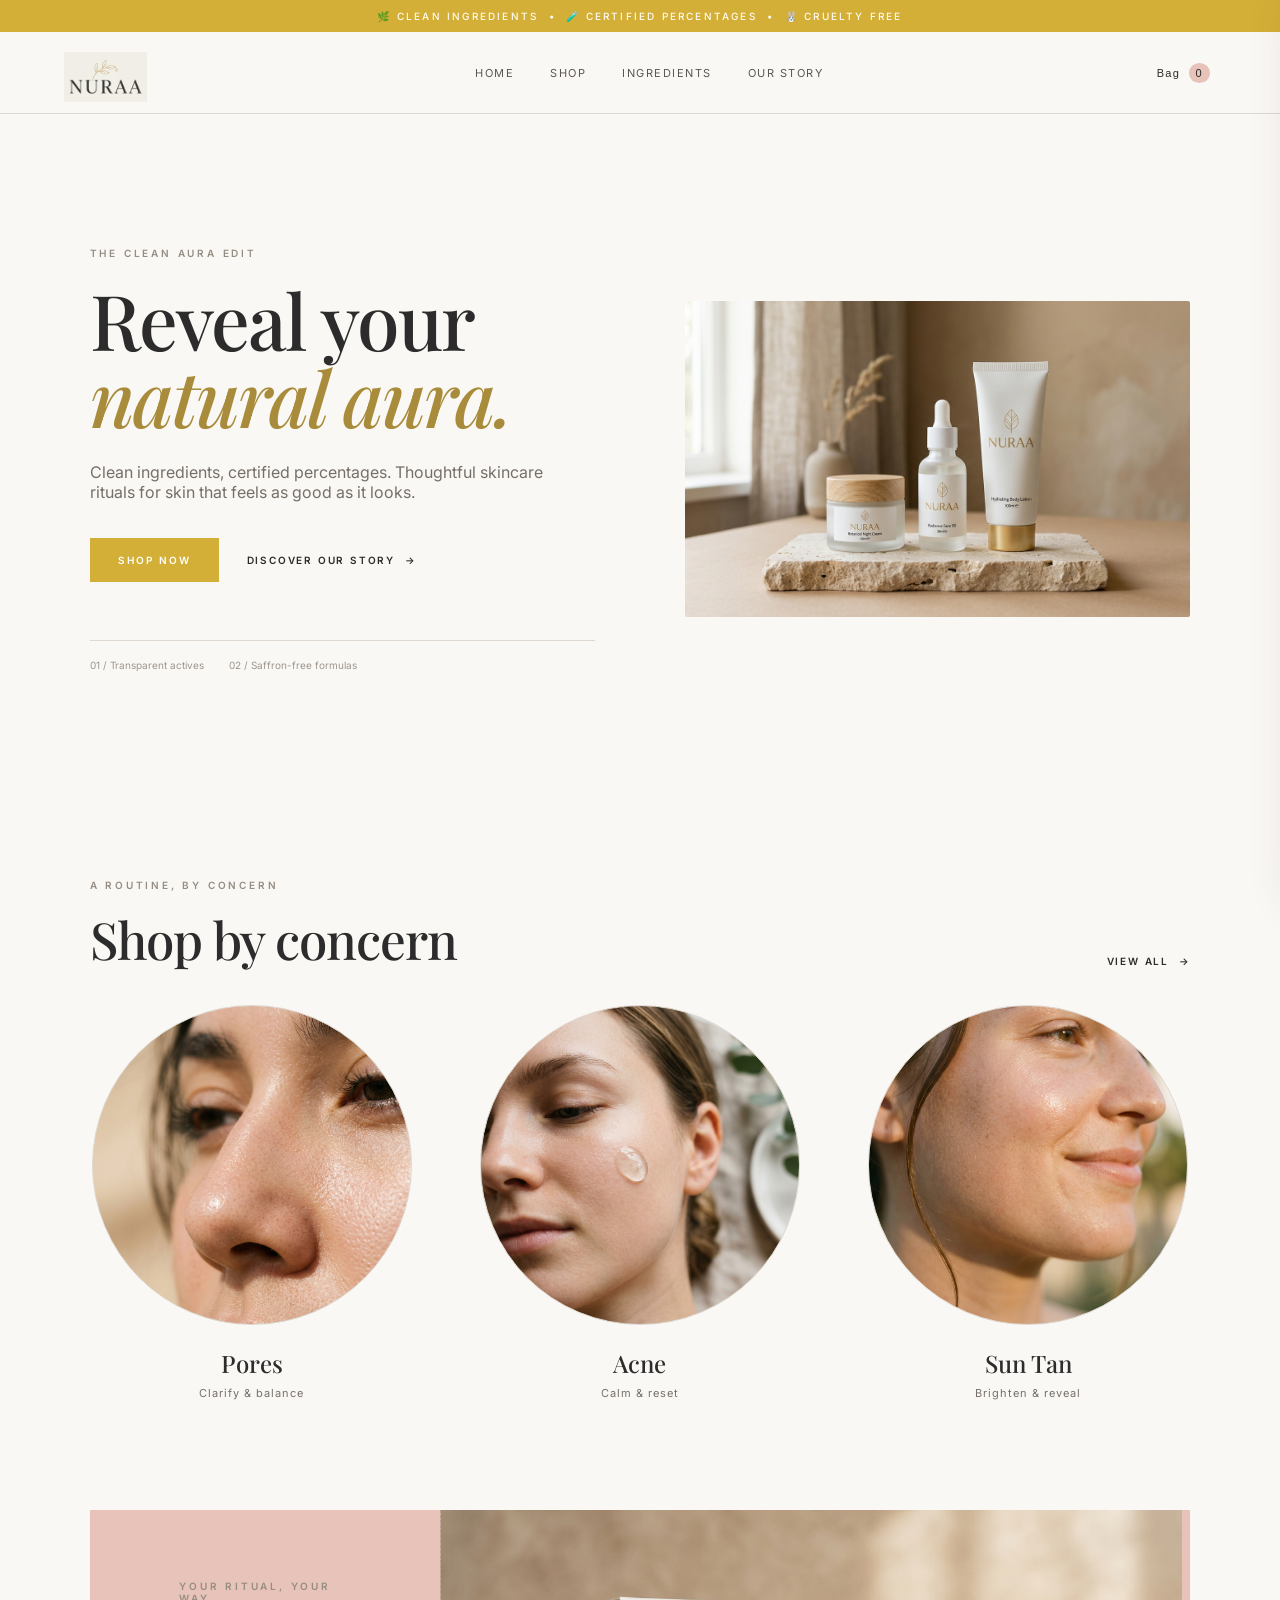
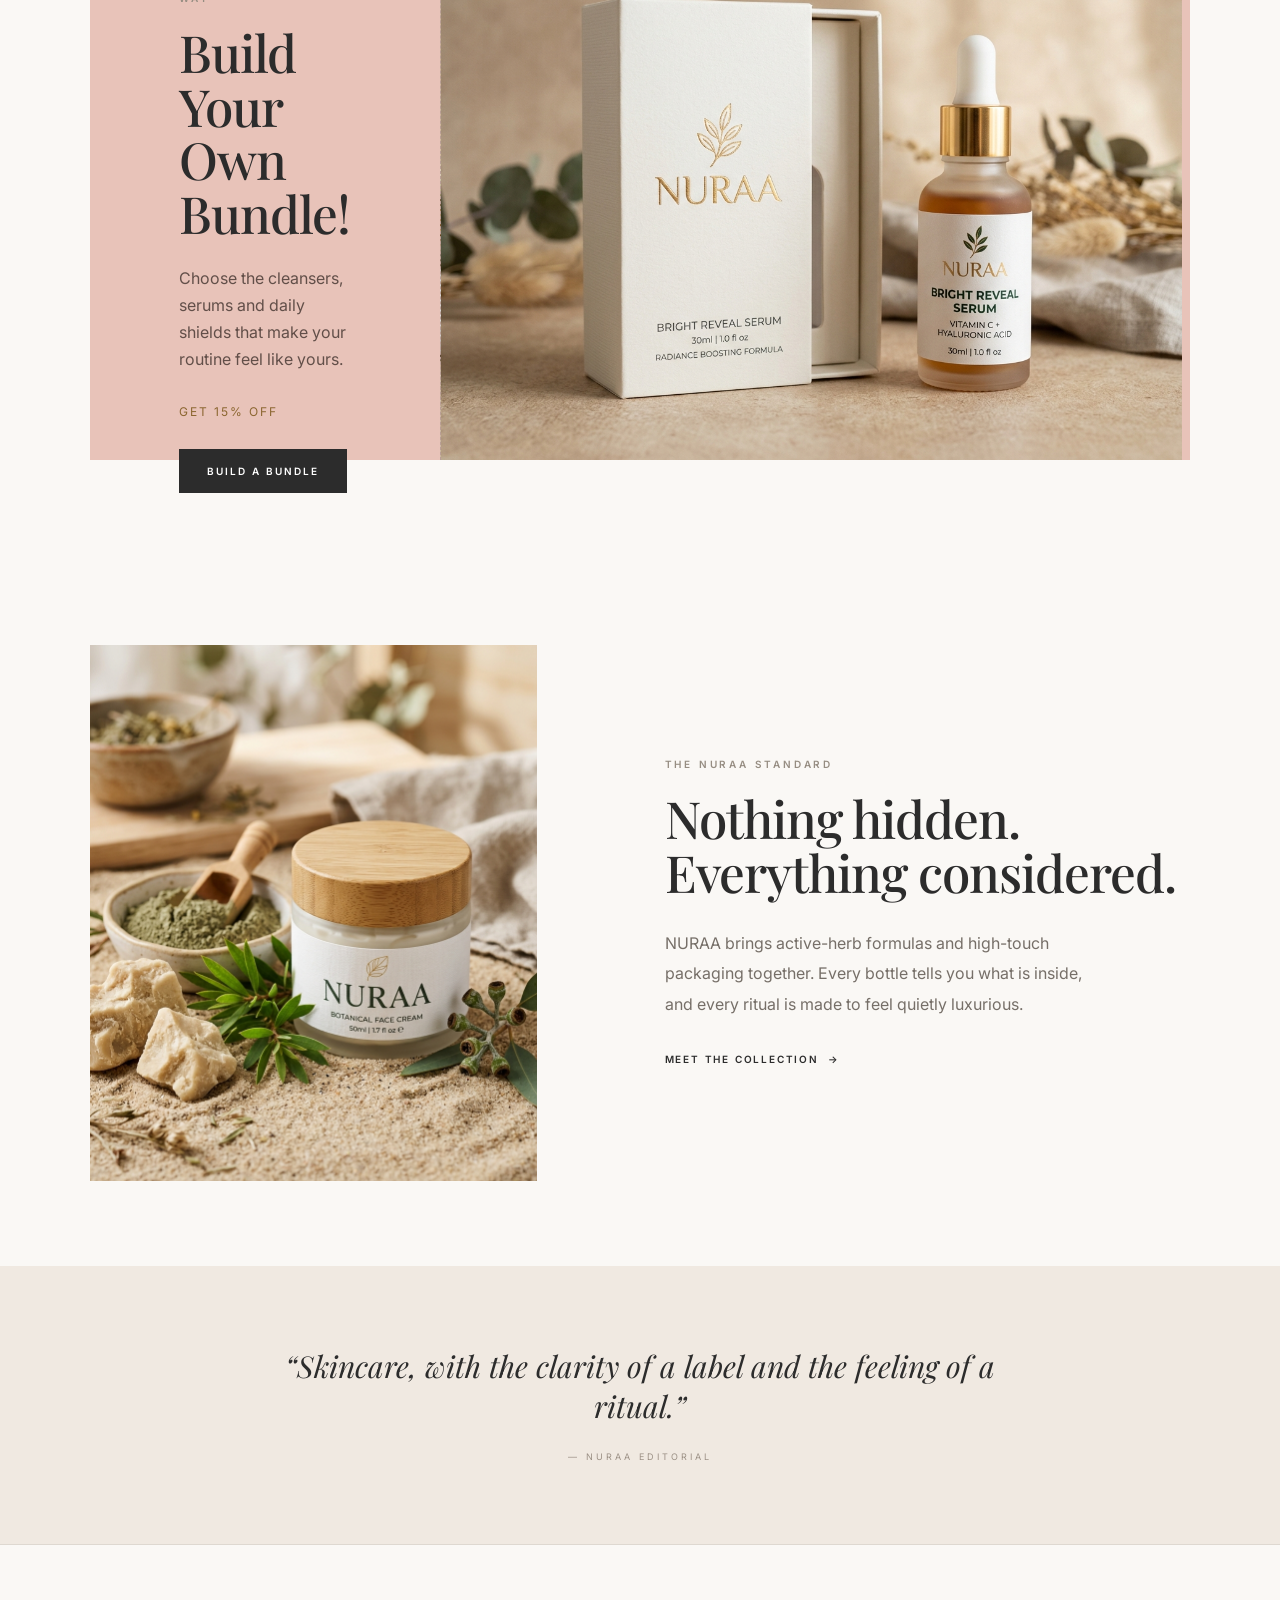
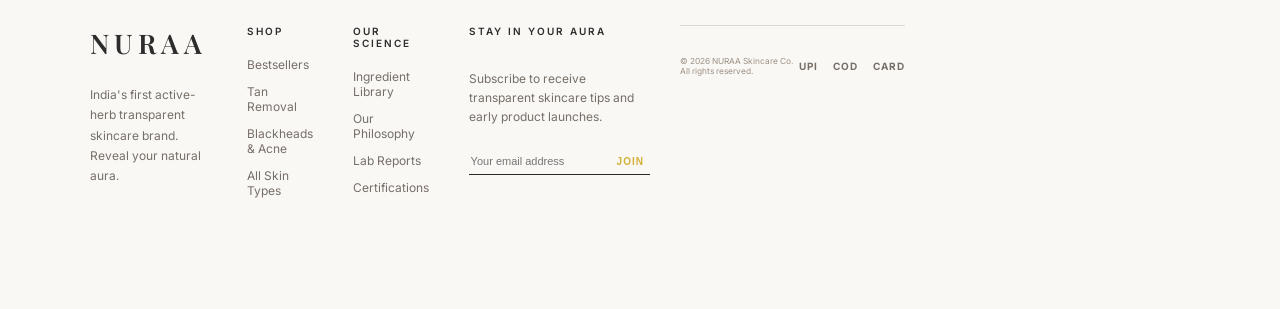
<file: index.html>
<!doctype html><html lang="en"><head><meta charset="utf-8"><meta name="viewport" content="width=device-width,initial-scale=1"><title>NURAA — Reveal your natural aura</title><link rel="icon" type="image/png" href="nuraa_favicon.png"><link rel="stylesheet" href="styles.css"><link rel="preconnect" href="https://fonts.googleapis.com"><link href="https://fonts.googleapis.com/css2?family=Inter:wght@400;500;600&family=Playfair+Display:ital,wght@0,500;0,600;1,500&display=swap" rel="stylesheet"></head><body><div class="announce">🌿 CLEAN INGREDIENTS&nbsp;&nbsp;•&nbsp;&nbsp;🧪 CERTIFIED PERCENTAGES&nbsp;&nbsp;•&nbsp;&nbsp;🐰 CRUELTY FREE</div><header class="nav"><a class="logo" href="index.html" style="display: inline-block; height: 50px; line-height: 50px; text-decoration: none;"><img src="nuraa_logo.jpg" alt="NURAA" style="height: 100%; width: auto; object-fit: contain; mix-blend-mode: multiply; vertical-align: middle;"></a><nav><a href="index.html">Home</a><a href="shop.html">Shop</a><a href="#ingredients">Ingredients</a><a href="#story">Our Story</a></nav><button class="icon-btn" onclick="toggleCart()" aria-label="Open cart">Bag <span id="cartCount">0</span></button></header><main><section class="hero"><div class="hero-copy"><p class="eyebrow">THE CLEAN AURA EDIT</p><h1>Reveal your <em>natural aura.</em></h1><p class="lede">Clean ingredients, certified percentages. Thoughtful skincare rituals for skin that feels as good as it looks.</p><div class="actions"><a class="btn" href="shop.html">SHOP NOW</a><a class="text-link" href="#story">DISCOVER OUR STORY&nbsp; →</a></div><div class="trust-row"><span>01 / Transparent actives</span><span>02 / Saffron-free formulas</span></div></div><div class="hero-shot" style="background-image: url('nuraa_hero_products.jpg'); background-size: cover; background-position: center; border-radius: 2px; aspect-ratio: 16/10;" role="img" aria-label="NURAA premium product shoot: Glow Restore Radiance Cream jar, Bright Reveal Serum dropper, and Natural Shield Sunscreen tube sitting on beige stone blocks in soft sunlight"></div></section><section class="section" id="ingredients"><div class="section-head"><div><p class="eyebrow">A ROUTINE, BY CONCERN</p><h2>Shop by concern</h2></div><a class="text-link" href="shop.html">VIEW ALL&nbsp; →</a></div><div class="concern-grid"><a href="shop.html#pores" class="concern-card"><div class="circle" style="background-image: url('concern_pores.jpg'); background-size: cover; background-position: center; border-radius: 50%; aspect-ratio: 1; border: 1px solid var(--line);" role="img" aria-label="Closeup macro of clean refined facial skin pores"></div><h3>Pores</h3><p>Clarify & balance</p></a><a href="shop.html#acne" class="concern-card"><div class="circle" style="background-image: url('concern_acne.jpg'); background-size: cover; background-position: center; border-radius: 50%; aspect-ratio: 1; border: 1px solid var(--line);" role="img" aria-label="Aesthetic skincare close-up showing a droplet of clear gel cleanser on smooth skin Y-level cheek"></div><h3>Acne</h3><p>Calm & reset</p></a><a href="shop.html#tan" class="concern-card"><div class="circle" style="background-image: url('concern_suntan.jpg'); background-size: cover; background-position: center; border-radius: 50%; aspect-ratio: 1; border: 1px solid var(--line);" role="img" aria-label="Closeup of glowing sun-kissed radiant cheek highlights"></div><h3>Sun Tan</h3><p>Brighten & reveal</p></a></div></section><section class="bundle"><div class="bundle-copy"><p class="eyebrow">YOUR RITUAL, YOUR WAY</p><h2>Build Your Own Bundle!</h2><p>Choose the cleansers, serums and daily shields that make your routine feel like yours.</p><div class="offer">GET 15% OFF</div><a class="btn dark" href="shop.html">BUILD A BUNDLE</a></div><div class="bundle-shot" style="background-image: url('nuraa_bundle_shot.jpg'); background-size: cover; background-position: center; aspect-ratio: 1.35/1;" role="img" aria-label="NURAA unboxing gift box bundle: luxury sliding drawer box, gold ribbon tab, frosted dropper bottle, and sunscreen tube"></div></section><section class="section" id="story"><div class="split-story"><div class="story-shot" style="background-image: url('brand_story.jpg'); background-size: cover; background-position: center; aspect-ratio: 1/1.2;" role="img" aria-label="Botanical ingredients shoot: raw shea butter blocks, clay powder, tea tree leaves, and a glass cosmetic jar with bamboo lid labeled NURAA Skin Care"></div><div><p class="eyebrow">THE NURAA STANDARD</p><h2>Nothing hidden.<br>Everything considered.</h2><p class="body-copy">NURAA brings active-herb formulas and high-touch packaging together. Every bottle tells you what is inside, and every ritual is made to feel quietly luxurious.</p><a class="text-link" href="shop.html">MEET THE COLLECTION&nbsp; →</a></div></div></section><section class="quote"><p>“Skincare, with the clarity of a label and the feeling of a ritual.”</p><span>— NURAA EDITORIAL</span></section></main><footer class="footer"><div class="footer-grid"><div class="footer-col brand-col"><div class="logo">NURAA</div><p class="brand-desc">India's first active-herb transparent skincare brand. Reveal your natural aura.</p></div><div class="footer-col"><p class="eyebrow">SHOP</p><a href="shop.html">Bestsellers</a><a href="shop.html#tan">Tan Removal</a><a href="shop.html#blackheads">Blackheads & Acne</a><a href="shop.html#allskin">All Skin Types</a></div><div class="footer-col"><p class="eyebrow">OUR SCIENCE</p><a href="#ingredients">Ingredient Library</a><a href="#story">Our Philosophy</a><a href="#">Lab Reports</a><a href="#">Certifications</a></div><div class="footer-col newsletter-col"><p class="eyebrow">STAY IN YOUR AURA</p><p class="newsletter-desc">Subscribe to receive transparent skincare tips and early product launches.</p><div class="email-input-wrapper"><input type="email" placeholder="Your email address" aria-label="Email address"><button type="submit">JOIN</button></div></div></div><div class="footer-bottom"><small>© 2026 NURAA Skincare Co. All rights reserved.</small><div class="payment-icons"><span>UPI</span><span>COD</span><span>CARD</span></div></div></footer><aside id="cart" class="cart"><div class="cart-head"><h3>Your bag</h3><button onclick="toggleCart()">×</button></div><div id="cartItems" class="cart-empty">Your ritual starts here.<br><a href="shop.html">Explore the collection →</a></div></aside><script src="script.js"></script></body></html>
</file>
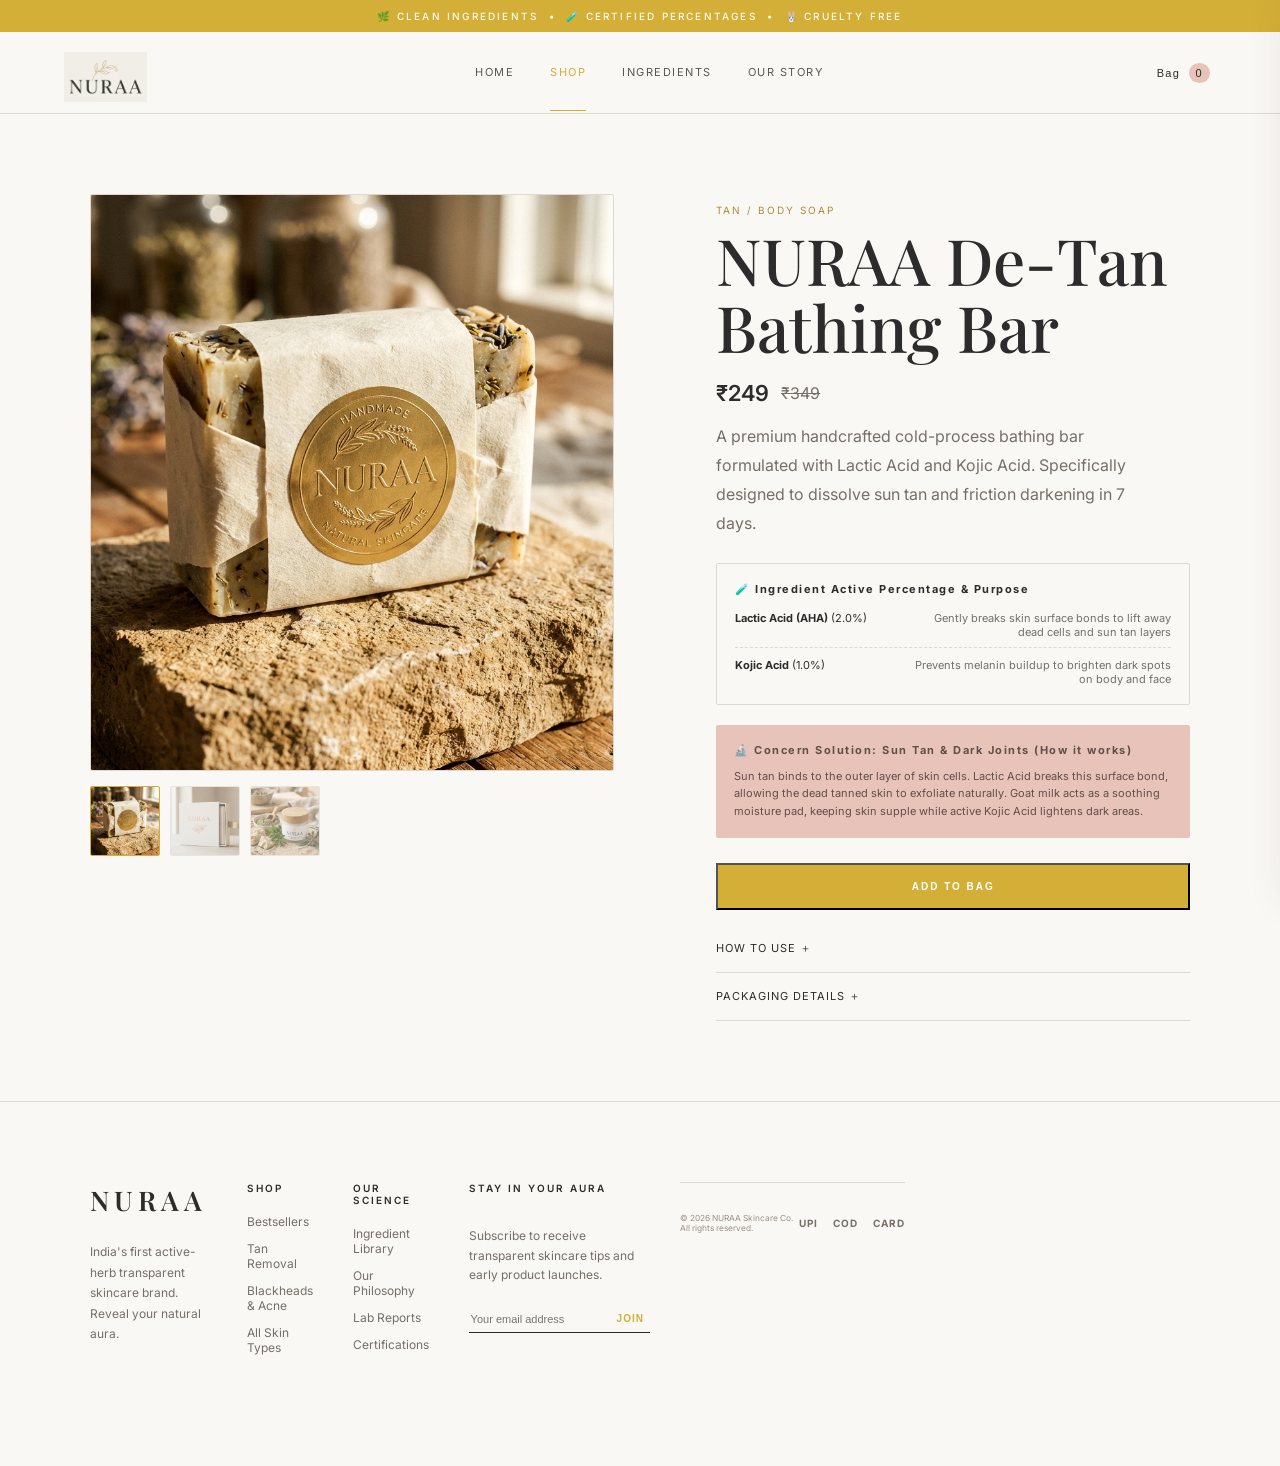
<file: product.html>
<!doctype html><html lang="en"><head><meta charset="utf-8"><meta name="viewport" content="width=device-width,initial-scale=1"><title>Product — NURAA</title><link rel="icon" type="image/png" href="nuraa_favicon.png"><link rel="stylesheet" href="styles.css"><link rel="preconnect" href="https://fonts.googleapis.com"><link href="https://fonts.googleapis.com/css2?family=Inter:wght@400;500;600&family=Playfair+Display:ital,wght@0,500;0,600;1,500&display=swap" rel="stylesheet"></head><body><div class="announce">🌿 CLEAN INGREDIENTS&nbsp;&nbsp;•&nbsp;&nbsp;🧪 CERTIFIED PERCENTAGES&nbsp;&nbsp;•&nbsp;&nbsp;🐰 CRUELTY FREE</div><header class="nav"><a class="logo" href="index.html" style="display: inline-block; height: 50px; line-height: 50px; text-decoration: none;"><img src="nuraa_logo.jpg" alt="NURAA" style="height: 100%; width: auto; object-fit: contain; mix-blend-mode: multiply; vertical-align: middle;"></a><nav><a href="index.html">Home</a><a class="active" href="shop.html">Shop</a><a href="index.html#ingredients">Ingredients</a><a href="index.html#story">Our Story</a></nav><button class="icon-btn" onclick="toggleCart()">Bag <span id="cartCount">0</span></button></header><main id="pdp"></main><footer class="footer"><div class="footer-grid"><div class="footer-col brand-col"><div class="logo">NURAA</div><p class="brand-desc">India's first active-herb transparent skincare brand. Reveal your natural aura.</p></div><div class="footer-col"><p class="eyebrow">SHOP</p><a href="shop.html">Bestsellers</a><a href="shop.html#tan">Tan Removal</a><a href="shop.html#blackheads">Blackheads & Acne</a><a href="shop.html#allskin">All Skin Types</a></div><div class="footer-col"><p class="eyebrow">OUR SCIENCE</p><a href="index.html#ingredients">Ingredient Library</a><a href="index.html#story">Our Philosophy</a><a href="#">Lab Reports</a><a href="#">Certifications</a></div><div class="footer-col newsletter-col"><p class="eyebrow">STAY IN YOUR AURA</p><p class="newsletter-desc">Subscribe to receive transparent skincare tips and early product launches.</p><div class="email-input-wrapper"><input type="email" placeholder="Your email address" aria-label="Email address"><button type="submit">JOIN</button></div></div></div><div class="footer-bottom"><small>© 2026 NURAA Skincare Co. All rights reserved.</small><div class="payment-icons"><span>UPI</span><span>COD</span><span>CARD</span></div></div></footer><aside id="cart" class="cart"><div class="cart-head"><h3>Your bag</h3><button onclick="toggleCart()">×</button></div><div id="cartItems" class="cart-empty">Your ritual starts here.<br><a href="shop.html">Explore the collection →</a></div></aside><script src="script.js"></script></body></html>
</file>
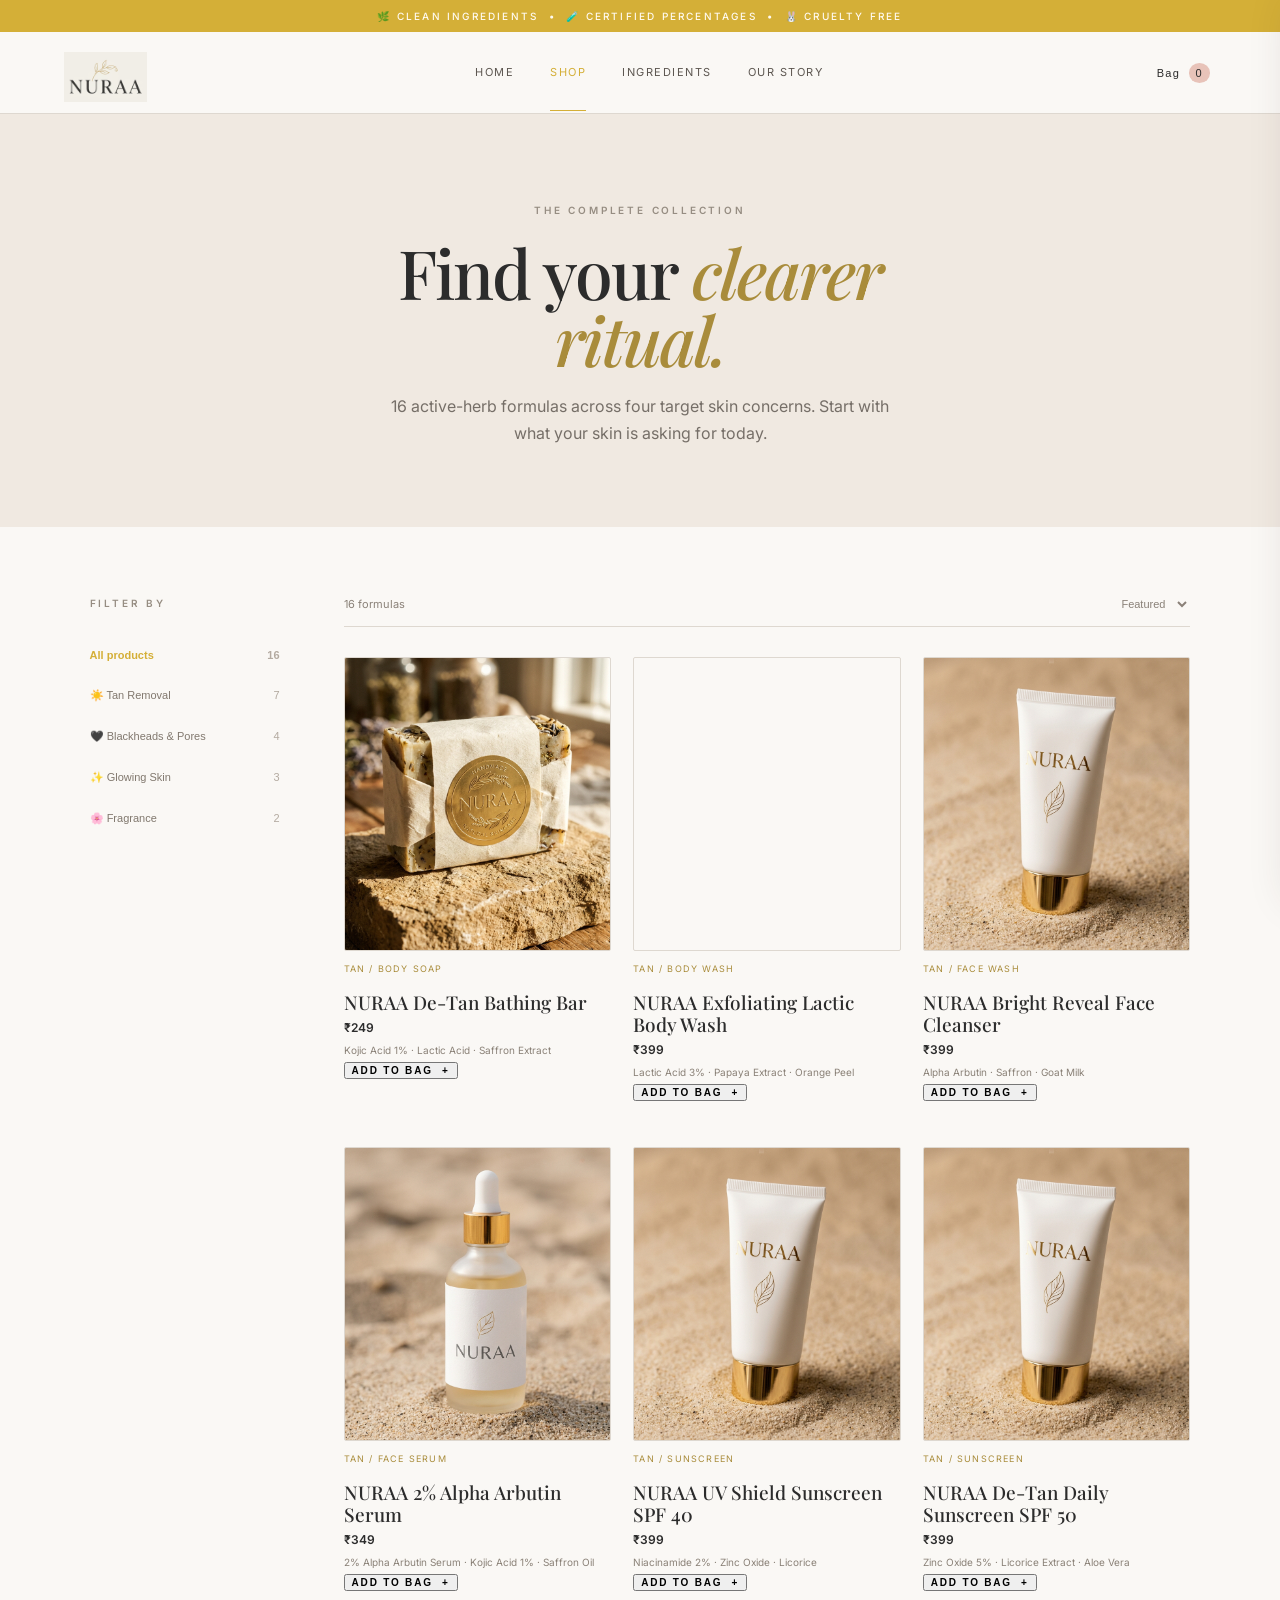
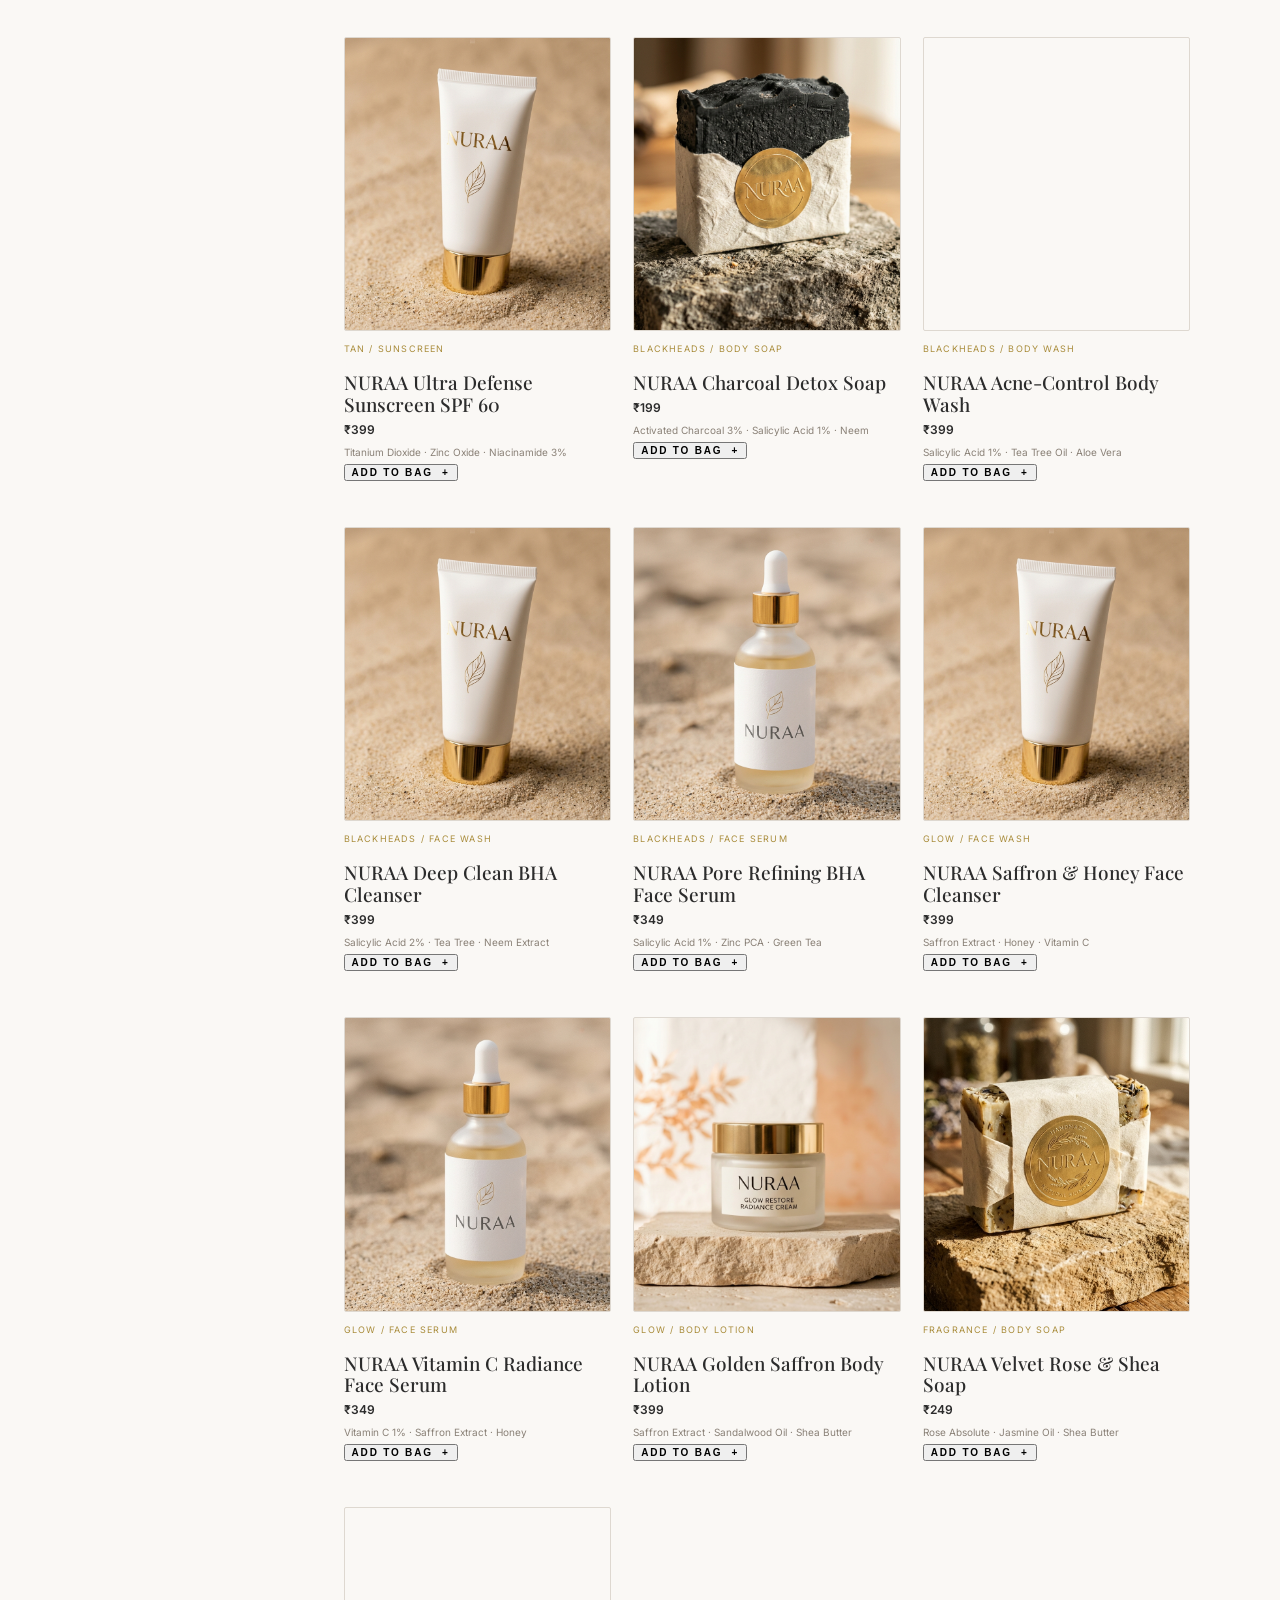
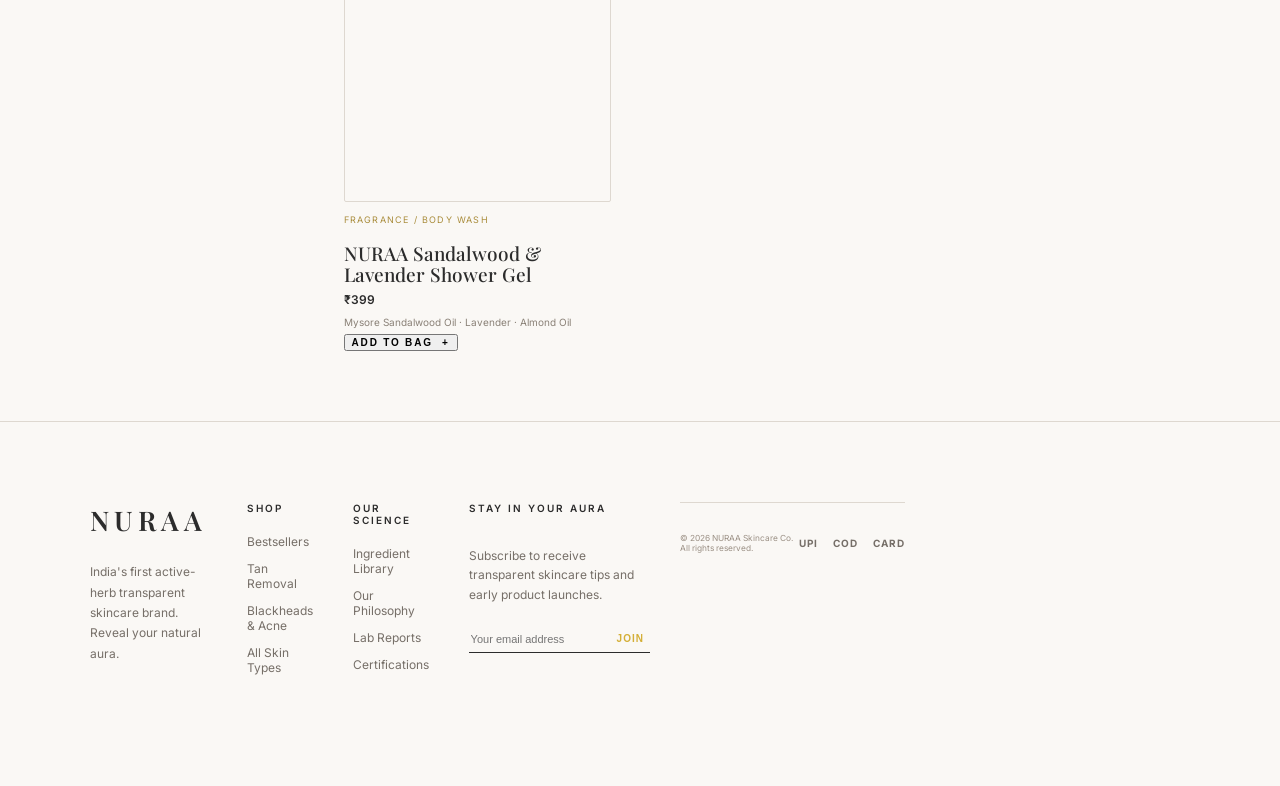
<file: shop.html>
<!doctype html><html lang="en"><head><meta charset="utf-8"><meta name="viewport" content="width=device-width,initial-scale=1"><title>Shop — NURAA</title><link rel="icon" type="image/png" href="nuraa_favicon.png"><link rel="stylesheet" href="styles.css"><link rel="preconnect" href="https://fonts.googleapis.com"><link href="https://fonts.googleapis.com/css2?family=Inter:wght@400;500;600&family=Playfair+Display:ital,wght@0,500;0,600;1,500&display=swap" rel="stylesheet"></head><body><div class="announce">🌿 CLEAN INGREDIENTS&nbsp;&nbsp;•&nbsp;&nbsp;🧪 CERTIFIED PERCENTAGES&nbsp;&nbsp;•&nbsp;&nbsp;🐰 CRUELTY FREE</div><header class="nav"><a class="logo" href="index.html" style="display: inline-block; height: 50px; line-height: 50px; text-decoration: none;"><img src="nuraa_logo.jpg" alt="NURAA" style="height: 100%; width: auto; object-fit: contain; mix-blend-mode: multiply; vertical-align: middle;"></a><nav><a href="index.html">Home</a><a class="active" href="shop.html">Shop</a><a href="index.html#ingredients">Ingredients</a><a href="index.html#story">Our Story</a></nav><button class="icon-btn" onclick="toggleCart()">Bag <span id="cartCount">0</span></button></header><main><section class="shop-hero"><p class="eyebrow">THE COMPLETE COLLECTION</p><h1>Find your <em>clearer ritual.</em></h1><p>16 active-herb formulas across four target skin concerns. Start with what your skin is asking for today.</p></section><div class="shop-layout"><aside class="filters"><p class="eyebrow">FILTER BY</p><button class="filter active" data-filter="all">All products <span>16</span></button><button class="filter" data-filter="tan">☀️ Tan Removal <span>7</span></button><button class="filter" data-filter="blackheads">🖤 Blackheads & Pores <span>4</span></button><button class="filter" data-filter="glow">✨ Glowing Skin <span>3</span></button><button class="filter" data-filter="fragrance">🌸 Fragrance <span>2</span></button></aside><section class="catalog"><div class="catalog-toolbar"><span id="countLabel">16 formulas</span><select aria-label="Sort products"><option>Featured</option><option>Name A–Z</option></select></div><div id="productGrid" class="product-grid"></div></section></div></main><footer class="footer"><div class="footer-grid"><div class="footer-col brand-col"><div class="logo">NURAA</div><p class="brand-desc">India's first active-herb transparent skincare brand. Reveal your natural aura.</p></div><div class="footer-col"><p class="eyebrow">SHOP</p><a href="shop.html">Bestsellers</a><a href="shop.html#tan">Tan Removal</a><a href="shop.html#blackheads">Blackheads & Acne</a><a href="shop.html#allskin">All Skin Types</a></div><div class="footer-col"><p class="eyebrow">OUR SCIENCE</p><a href="index.html#ingredients">Ingredient Library</a><a href="index.html#story">Our Philosophy</a><a href="#">Lab Reports</a><a href="#">Certifications</a></div><div class="footer-col newsletter-col"><p class="eyebrow">STAY IN YOUR AURA</p><p class="newsletter-desc">Subscribe to receive transparent skincare tips and early product launches.</p><div class="email-input-wrapper"><input type="email" placeholder="Your email address" aria-label="Email address"><button type="submit">JOIN</button></div></div></div><div class="footer-bottom"><small>© 2026 NURAA Skincare Co. All rights reserved.</small><div class="payment-icons"><span>UPI</span><span>COD</span><span>CARD</span></div></div></footer><aside id="cart" class="cart"><div class="cart-head"><h3>Your bag</h3><button onclick="toggleCart()">×</button></div><div id="cartItems" class="cart-empty">Your ritual starts here.<br><a href="shop.html">Explore the collection →</a></div></aside><script src="script.js"></script></body></html>
</file>
<file: styles.css>
:root{--ivory:#FAF8F5;--gold:#D4AF37;--peach:#E8C3B9;--charcoal:#2C2C2C;--muted:#766f68;--line:#ded8d0}*{box-sizing:border-box}html{scroll-behavior:smooth}body{margin:0;background:var(--ivory);color:var(--charcoal);font-family:Inter,Lato,Arial,sans-serif}a{color:inherit;text-decoration:none}.announce{background:var(--gold);color:#fffaf0;text-align:center;padding:10px 20px;font-size:10px;letter-spacing:2.2px;font-weight:500}.nav{height:82px;padding:0 5vw;display:flex;align-items:center;justify-content:space-between;border-bottom:1px solid var(--line);position:sticky;top:0;background:rgba(250,248,245,.94);backdrop-filter:blur(12px);z-index:10}.logo{font:600 27px 'Playfair Display',serif;letter-spacing:5px}.nav nav{display:flex;gap:36px;font-size:11px;letter-spacing:1.5px;text-transform:uppercase}.nav nav a{padding:31px 0;color:#5d5751}.nav nav a.active,.nav nav a:hover{color:var(--gold);border-bottom:1px solid var(--gold)}.icon-btn{background:none;border:0;letter-spacing:1.3px;font-size:11px;cursor:pointer;color:var(--charcoal)}.icon-btn span{background:var(--peach);border-radius:50%;padding:4px 7px;margin-left:4px}.hero{min-height:680px;padding:80px 7vw 70px;display:grid;grid-template-columns:1fr 1fr;gap:7vw;align-items:center}.eyebrow{font-size:10px;letter-spacing:2.8px;color:#968d82;margin:0 0 22px;font-weight:600}.hero h1,.shop-hero h1{font:500 clamp(48px,6vw,88px)/.99 'Playfair Display',serif;max-width:650px;margin:0 0 28px;letter-spacing:-2px}.hero h1 em,.shop-hero h1 em{color:#a98c3b}.lede{font:16px/1.8;color:var(--muted);max-width:480px}.actions{display:flex;align-items:center;gap:28px;margin-top:36px}.btn{display:inline-block;background:var(--gold);color:white;padding:16px 28px;font-size:10px;letter-spacing:2px;font-weight:600;transition:.2s}.btn:hover{transform:translateY(-2px);box-shadow:0 8px 18px #d4af3744}.btn.dark{background:var(--charcoal)}.text-link{font-size:10px;letter-spacing:1.8px;font-weight:600}.text-link:hover{color:var(--gold)}.trust-row{display:flex;gap:25px;border-top:1px solid var(--line);margin-top:58px;padding-top:18px;font-size:10px;color:#9d958c}.placeholder{display:flex;flex-direction:column;align-items:center;justify-content:center;text-align:center;border:1px dashed #b8a985;background-color:#f2ede7;color:#a08b62;letter-spacing:2px;font-size:11px;position:relative;overflow:hidden}.placeholder:after{content:'IMAGE SLOT';font-size:8px;letter-spacing:2px;margin-top:10px;opacity:.7}.placeholder small{font-size:9px;letter-spacing:.8px;color:#9e9284;margin-top:8px}.hero-shot{aspect-ratio:16/9;background:linear-gradient(135deg,#eee5da,#dfc9ae 55%,#f9f4ed)}.section{padding:85px 7vw}.section-head{display:flex;justify-content:space-between;align-items:end;margin-bottom:38px}.section h2,.bundle h2,.split-story h2{font:500 clamp(35px,4vw,58px)/1.05 'Playfair Display',serif;margin:0;letter-spacing:-1px}.concern-grid{display:grid;grid-template-columns:repeat(3,1fr);gap:5vw}.concern-card{text-align:center}.circle{aspect-ratio:1;border-radius:50%;max-width:320px;margin:auto;background:radial-gradient(circle at 35% 30%,#f7f1e7,#d6c6af)}.circle.peach{background:radial-gradient(circle at 60% 35%,#f5e4df,#d6a99d)}.circle.stone{background:radial-gradient(circle at 40% 30%,#eee5dc,#c8b7a5)}.concern-card h3{font:500 24px 'Playfair Display',serif;margin:22px 0 7px}.concern-card p{font-size:11px;color:var(--muted);margin:0;letter-spacing:1px}.bundle{margin:25px 7vw 100px;display:grid;grid-template-columns:.8fr 1.2fr;background:var(--peach);min-height:480px}.bundle-copy{padding:70px 7vw 60px}.bundle-copy>p:not(.eyebrow){color:#624f49;line-height:1.7;max-width:360px;margin:24px 0}.offer{font-size:12px;letter-spacing:2px;color:#8b6630;margin:30px 0}.bundle-shot{border:0;border-left:1px dashed #b99e96;aspect-ratio:1.35/1;background:#f7f4ed}.split-story{display:grid;grid-template-columns:.85fr 1fr;gap:10vw;align-items:center}.story-shot{aspect-ratio:1/1.2;background:linear-gradient(140deg,#ded3c8,#f6eee3)}.body-copy{max-width:430px;line-height:1.9;color:var(--muted);margin:28px 0}.quote{padding:80px 7vw;text-align:center;background:#f0e9e1}.quote p{font:italic 30px 'Playfair Display',serif;margin:0 auto 18px;max-width:780px}.quote span{font-size:9px;letter-spacing:3px;color:#9b9085}footer{border-top:1px solid var(--line);padding:50px 7vw;display:grid;grid-template-columns:1fr 1fr 1fr auto;gap:30px;align-items:start;color:#756d65;font-size:12px}footer .logo{color:var(--charcoal)}footer .eyebrow{margin-bottom:10px}.footer-links{display:flex;gap:20px;font-size:11px}.shop-hero{text-align:center;padding:90px 20px 80px;background:#f0e9e1}.shop-hero h1{font-size:68px;margin:0 auto 20px}.shop-hero>p:last-child{max-width:500px;margin:auto;color:var(--muted);line-height:1.7}.shop-layout{display:grid;grid-template-columns:190px 1fr;gap:5vw;padding:70px 7vw}.filters{display:flex;flex-direction:column;gap:8px}.filter{border:0;background:none;padding:10px 0;text-align:left;color:#81786e;font-size:11px;cursor:pointer;display:flex;justify-content:space-between}.filter.active,.filter:hover{color:var(--gold);font-weight:600}.filter span{color:#b3aaa0}.catalog-toolbar{display:flex;justify-content:space-between;border-bottom:1px solid var(--line);padding-bottom:15px;margin-bottom:30px;color:#8a8178;font-size:11px}.catalog-toolbar select{background:none;border:0;color:#8a8178;font-size:11px}.product-grid{display:grid;grid-template-columns:repeat(3,1fr);gap:46px 22px}.product-card .placeholder{aspect-ratio:1/1.1;background:linear-gradient(145deg,#eee9e1,#e1d4c6)}.product-card:nth-child(3n+2) .placeholder{background:linear-gradient(145deg,#f4e4de,#e3c4b9)}.product-card:nth-child(3n) .placeholder{background:linear-gradient(145deg,#efe8dd,#cabda9)}.product-card h3{font:500 19px/1.15 'Playfair Display',serif;margin:16px 0 6px}.product-card p{margin:0;color:#8a8177;font-size:10px;line-height:1.5}.tag{display:inline-block;margin-top:12px;color:#a98c3b;font-size:9px;letter-spacing:1.2px}.pdp{padding:80px 7vw}.pdp-grid{display:grid;grid-template-columns:1.05fr .95fr;gap:8vw;align-items:start}.pdp-image{aspect-ratio:7/8}.pdp h1{font:500 clamp(40px,5vw,68px)/1.05 'Playfair Display',serif;margin:0 0 20px}.pdp .category{color:#a98c3b;font-size:10px;letter-spacing:2px}.pdp .desc{color:var(--muted);line-height:1.8;max-width:440px}.variant{margin:36px 0 26px;border-top:1px solid var(--line);border-bottom:1px solid var(--line);padding:17px 0;font-size:11px}.variant select{float:right;border:0;background:none}.accord{border-bottom:1px solid var(--line);padding:16px 0;font-size:11px;letter-spacing:1px}.cart{position:fixed;right:-390px;top:0;width:370px;max-width:100%;height:100vh;background:var(--ivory);box-shadow:-10px 0 40px #3a302622;z-index:30;padding:30px;transition:.3s}.cart.open{right:0}.cart-head{display:flex;justify-content:space-between;border-bottom:1px solid var(--line);padding-bottom:18px}.cart-head h3{font:500 28px 'Playfair Display',serif;margin:0}.cart-head button{border:0;background:none;font-size:28px;cursor:pointer}.cart-empty{padding-top:40px;line-height:2;color:var(--muted);font-size:13px}.cart-empty a{color:var(--gold)}@media(max-width:800px){.nav{height:70px}.nav nav{display:none}.hero{grid-template-columns:1fr;padding:55px 6vw}.hero-shot{order:-1}.hero h1{font-size:57px}.section{padding:65px 6vw}.concern-grid{gap:12px}.bundle{margin:10px 6vw 70px;grid-template-columns:1fr}.bundle-shot{border-left:0;border-top:1px dashed #b99e96}.split-story{grid-template-columns:1fr;gap:45px}.shop-layout{grid-template-columns:1fr;padding:45px 6vw}.filters{display:grid;grid-template-columns:repeat(2,1fr);gap:0 25px}.product-grid{grid-template-columns:repeat(2,1fr);gap:34px 14px}.shop-hero h1{font-size:52px}footer{grid-template-columns:1fr 1fr;padding:38px 6vw}.pdp{padding:45px 6vw}.pdp-grid{grid-template-columns:1fr;gap:35px}.pdp-image{order:-1}.trust-row{gap:12px;flex-wrap:wrap}}@media(max-width:460px){.announce{font-size:8px;letter-spacing:1px}.hero h1{font-size:47px}.actions{align-items:flex-start;flex-direction:column;gap:18px}.concern-grid{grid-template-columns:1fr;gap:35px}.circle{max-width:220px}.product-grid{grid-template-columns:1fr}.footer-links{flex-direction:column;gap:9px}.quote p{font-size:24px}}

.cart-line{display:flex;justify-content:space-between;align-items:center;padding:12px 0;border-bottom:1px solid var(--line);font-size:11px;}.cart-line button{border:0;background:none;font-size:16px;cursor:pointer;color:var(--muted);}

.footer{border-top:1px solid var(--line);padding:80px 7vw 50px;background:#FAF8F5;}.footer-grid{display:grid;grid-template-columns:1.2fr 0.8fr 0.8fr 1.2fr;gap:40px;margin-bottom:60px;}.footer-col{display:flex;flex-direction:column;gap:12px;font-size:12px;color:var(--muted);}.footer-col .eyebrow{font-size:10px;letter-spacing:2px;font-weight:600;color:var(--charcoal);margin-bottom:8px;}.footer-col a:hover{color:var(--gold);}.brand-desc{line-height:1.7;color:var(--muted);max-width:240px;margin-top:12px;}.newsletter-desc{line-height:1.6;color:var(--muted);max-width:280px;margin-bottom:16px;}.email-input-wrapper{display:flex;border-bottom:1px solid var(--charcoal);padding-bottom:6px;max-width:280px;}.email-input-wrapper input{border:0;background:none;outline:none;font-size:11px;flex-grow:1;color:var(--charcoal);}.email-input-wrapper button{border:0;background:none;font-size:10px;font-weight:700;letter-spacing:1px;cursor:pointer;color:var(--gold);}.email-input-wrapper button:hover{color:var(--charcoal);}.footer-bottom{display:flex;justify-content:space-between;align-items:center;border-top:1px solid var(--line);padding-top:30px;font-size:10px;color:#9b9085;}.payment-icons{display:flex;gap:15px;font-weight:700;letter-spacing:1px;color:var(--muted);}@media(max-width:800px){.footer-grid{grid-template-columns:1fr 1fr;gap:40px 20px;}.footer-bottom{flex-direction:column;gap:15px;text-align:center;}}@media(max-width:480px){.footer-grid{grid-template-columns:1fr;}}

.pdp-gallery{display:flex;flex-direction:column;gap:15px;}.main-pdp-image{aspect-ratio:1/1.1;background-size:cover;background-position:center;border:1px solid var(--line);border-radius:2px;}.pdp-thumbs{display:flex;gap:10px;}.pdp-thumb{width:70px;height:70px;background-size:cover;background-position:center;border:1px solid var(--line);cursor:pointer;border-radius:2px;opacity:0.6;transition:0.2s;}.pdp-thumb:hover, .pdp-thumb.active{opacity:1;border:1px solid var(--gold);}.price-row{display:flex;align-items:center;gap:12px;margin:15px 0;}.price{font-size:22px;font-weight:600;color:var(--charcoal);}.original-price{font-size:16px;text-decoration:line-through;color:var(--muted);}.transparency-matrix{background:#FAF8F5;border:1px solid var(--line);padding:18px;margin-top:25px;border-radius:2px;}.transparency-matrix .section-title{font-size:11px;letter-spacing:1.5px;font-weight:700;margin-top:0;margin-bottom:15px;color:var(--charcoal);}.matrix-table{display:flex;flex-direction:column;gap:10px;}.matrix-row{display:flex;justify-content:space-between;font-size:11px;padding-bottom:8px;border-bottom:1px dashed var(--line);}.matrix-row:last-child{border-bottom:0;padding-bottom:0;}.ing-name{color:var(--charcoal);}.ing-purpose{color:var(--muted);max-width:60%;text-align:right;}.concern-solver-card{background:var(--peach);padding:18px;margin-top:20px;border-radius:2px;}.solver-title{font-size:11px;letter-spacing:1.5px;font-weight:700;margin-top:0;color:#624f49;}.solver-desc{font-size:11px;line-height:1.6;color:#624f49;margin:8px 0 0;}
</file>
